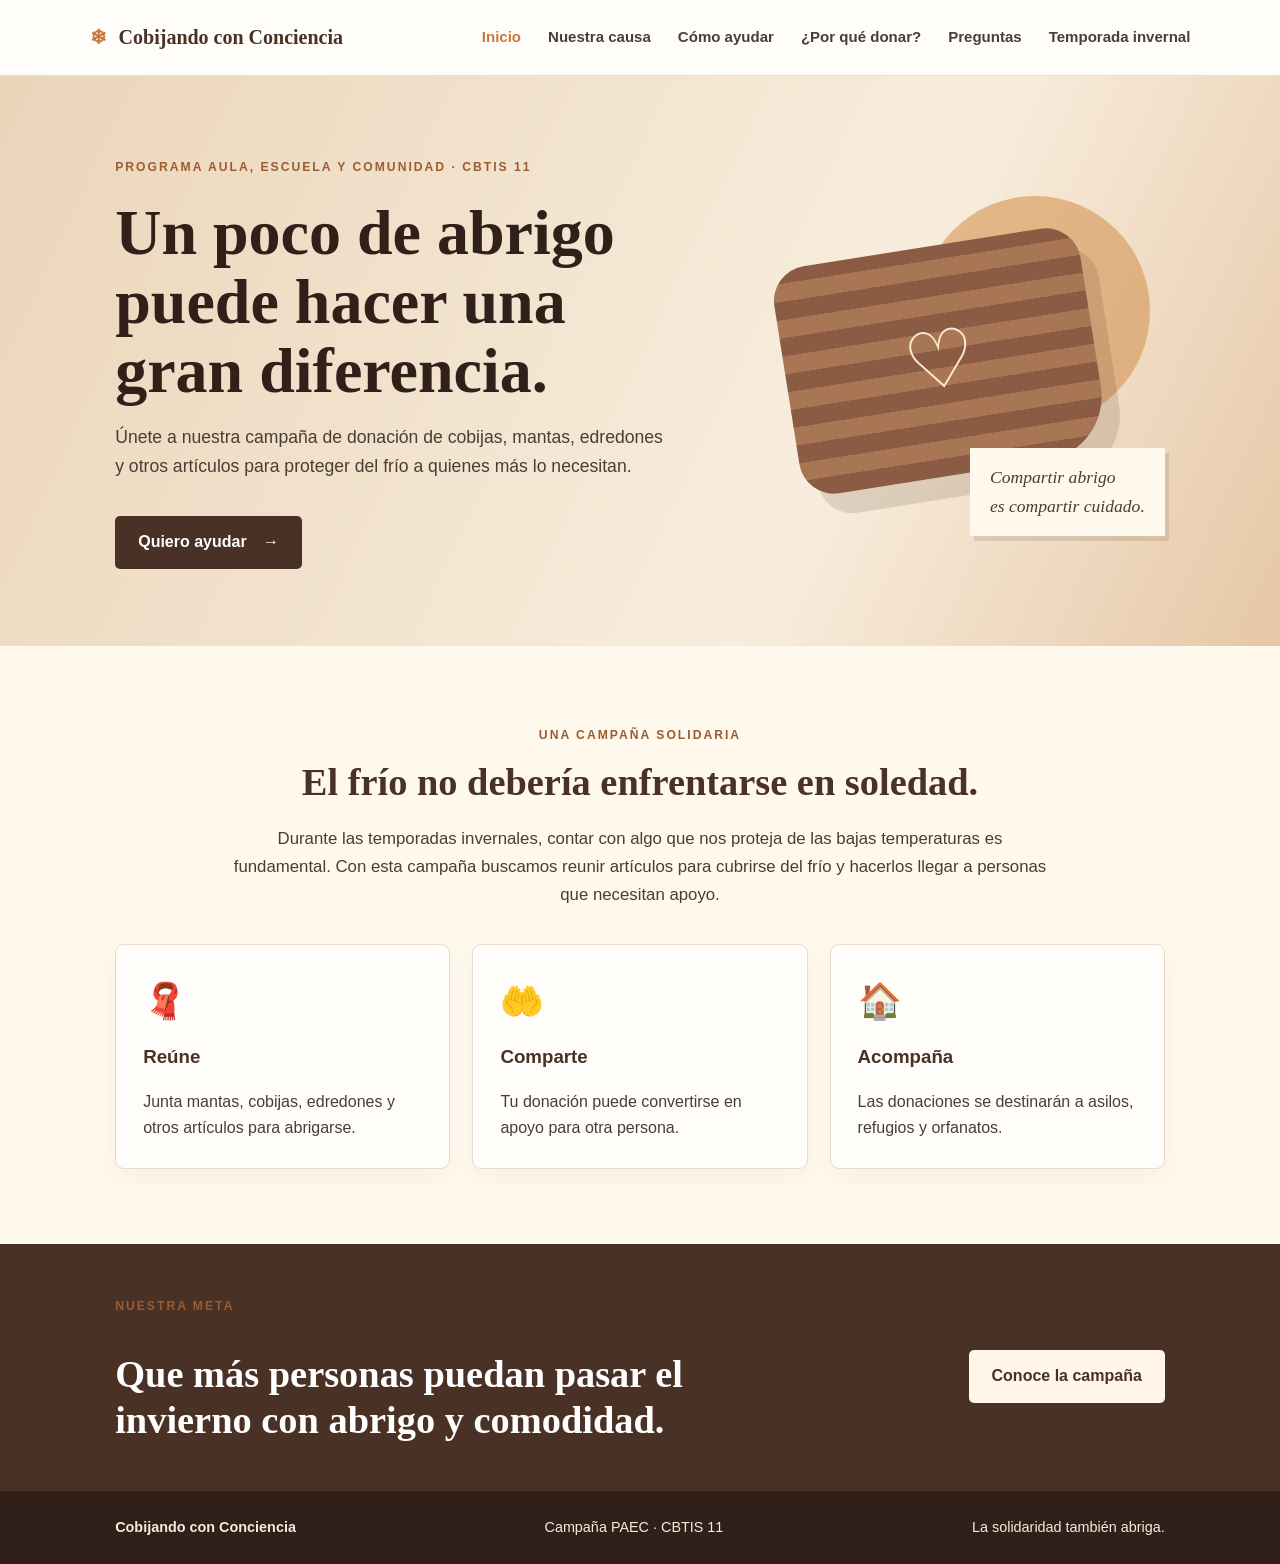
<file: index.html>
<!DOCTYPE html>
<html lang="es">
<head>
    <meta charset="UTF-8">
    <meta name="viewport" content="width=device-width, initial-scale=1.0">
    <meta name="description"
          content="Campaña Cobijando con Conciencia: dona cobijas, mantas y artículos para ayudar a quienes enfrentan el frío.">
    <title>Cobijando con Conciencia | Campaña PAEC</title>
    <link rel="stylesheet" href="estilos.css">
</head>
<body>
<header class="encabezado">
    <a class="marca" href="index.html"><span class="marca-icono">❄</span> Cobijando con Conciencia</a>
    <button class="menu-toggle" aria-label="Abrir menú" aria-expanded="false">☰</button>
    <nav class="navegacion">
        <a class="activo" href="index.html">Inicio</a>
        <a href="nosotros.html">Nuestra causa</a>
        <a href="donar.html">Cómo ayudar</a>
        <a href="impacto.html">¿Por qué donar?</a>
        <a href="preguntas.html">Preguntas</a>
        <a href="cuidados.html">Temporada invernal</a>
    </nav>
</header>

<main>
    <section class="hero">
        <div class="hero-contenido">
            <span class="etiqueta">PROGRAMA AULA, ESCUELA Y COMUNIDAD · CBTIS 11</span>
            <h1>Un poco de abrigo puede hacer una gran diferencia.</h1>
            <p>Únete a nuestra campaña de donación de cobijas, mantas, edredones y otros artículos para proteger del
                frío a quienes más lo necesitan.</p>
            <a class="boton" href="donar.html">Quiero ayudar <span>→</span></a>
        </div>
        <div class="hero-ilustracion" aria-label="Ilustración decorativa de una manta">
            <div class="sol"></div>
            <div class="manta"><span>♡</span></div>
            <div class="texto-ilustracion">Compartir abrigo<br>es compartir cuidado.</div>
        </div>
    </section>

    <section class="seccion bienvenida">
        <div class="titulo-seccion">
            <span class="sobrelinea">UNA CAMPAÑA SOLIDARIA</span>
            <h2>El frío no debería enfrentarse en soledad.</h2>
        </div>
        <p class="texto-centro">Durante las temporadas invernales, contar con algo que nos proteja de las bajas
            temperaturas
            es fundamental. Con esta campaña buscamos reunir artículos para cubrirse del frío y hacerlos llegar a
            personas que necesitan apoyo.</p>
        <div class="tarjetas">
            <article class="tarjeta">
                <div class="tarjeta-icono">🧣</div>
                <h3>Reúne</h3>
                <p>Junta mantas, cobijas, edredones y otros artículos para abrigarse.</p></article>
            <article class="tarjeta">
                <div class="tarjeta-icono">🤲</div>
                <h3>Comparte</h3>
                <p>Tu donación puede convertirse en apoyo para otra persona.</p></article>
            <article class="tarjeta">
                <div class="tarjeta-icono">🏠</div>
                <h3>Acompaña</h3>
                <p>Las donaciones se destinarán a asilos, refugios y orfanatos.</p></article>
        </div>
    </section>

    <section class="franja">
        <div><span class="sobrelinea">NUESTRA META</span>
            <h2>Que más personas puedan pasar el invierno con abrigo y comodidad.</h2></div>
        <a class="boton boton-claro" href="nosotros.html">Conoce la campaña</a>
    </section>
</main>

<footer><strong>Cobijando con Conciencia</strong><span>Campaña PAEC · CBTIS 11</span><span>La solidaridad también abriga.</span>
</footer>
</body>
</html>
</file>
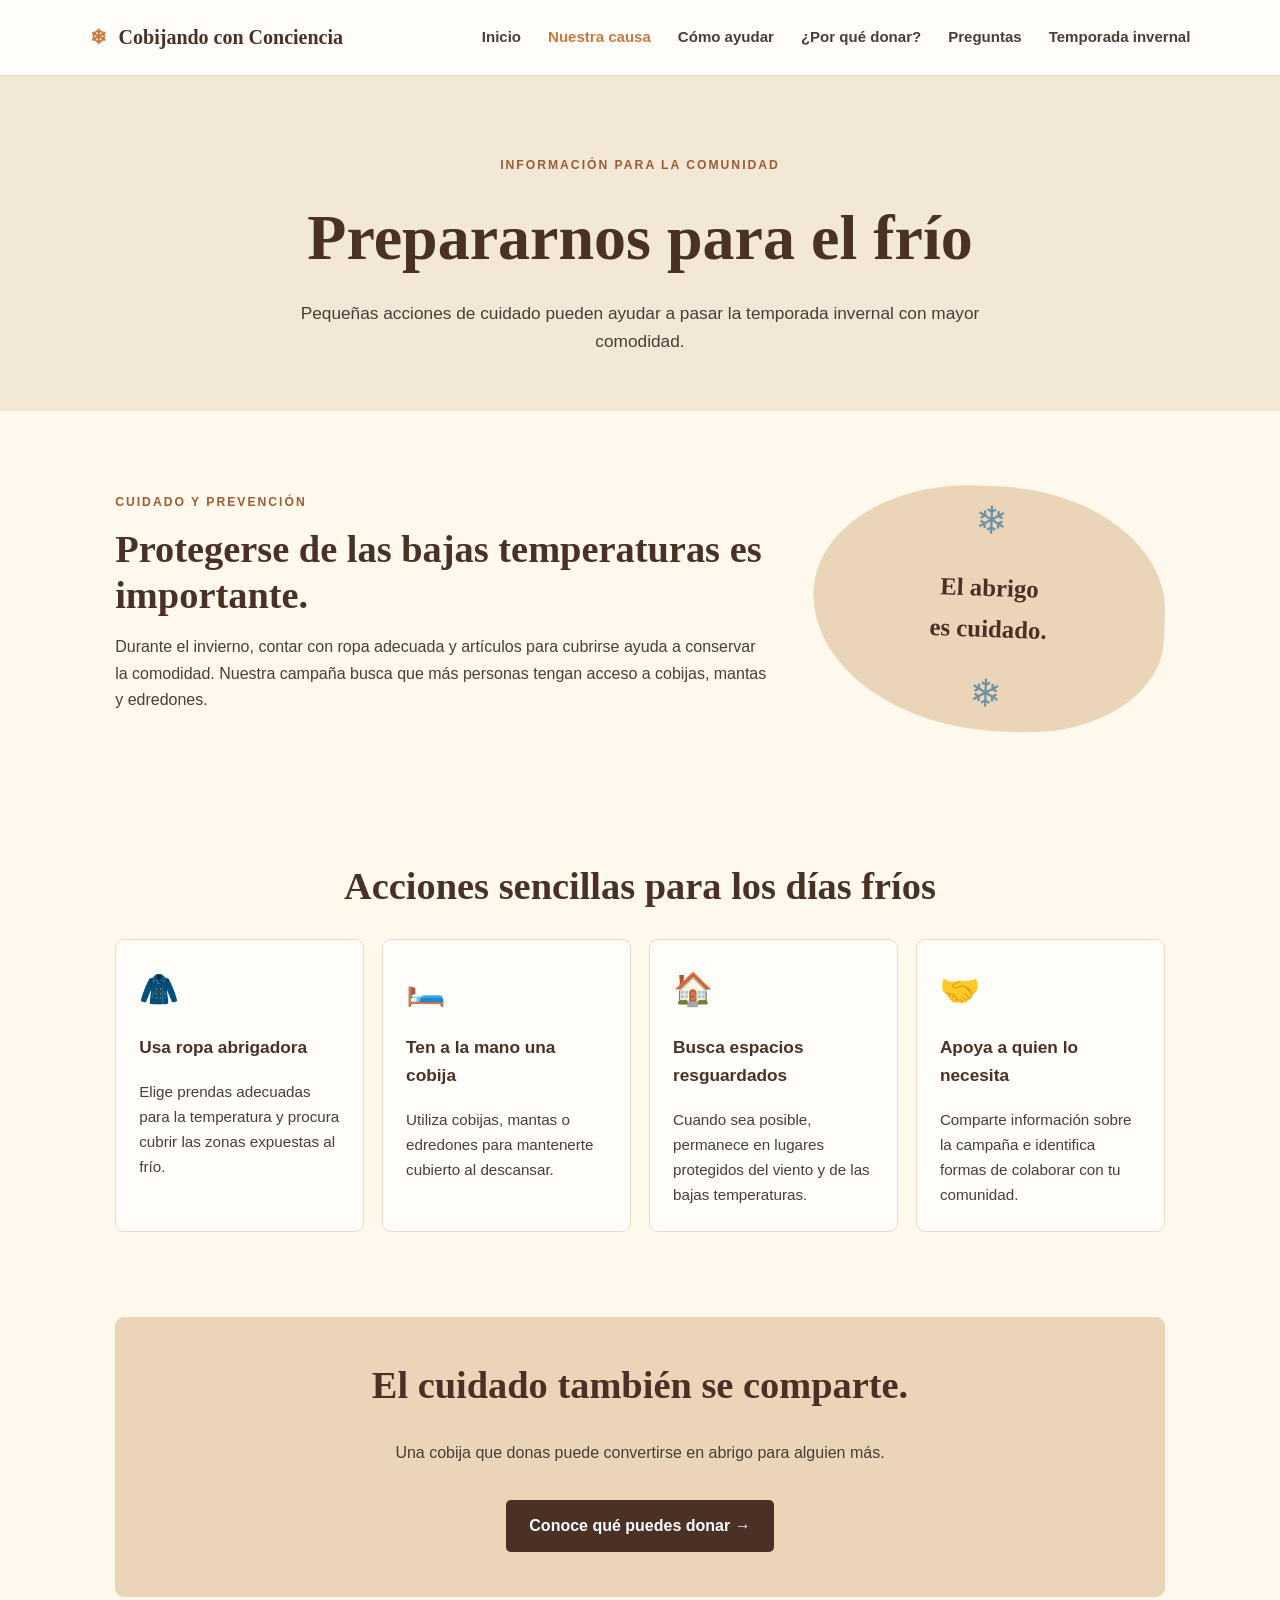
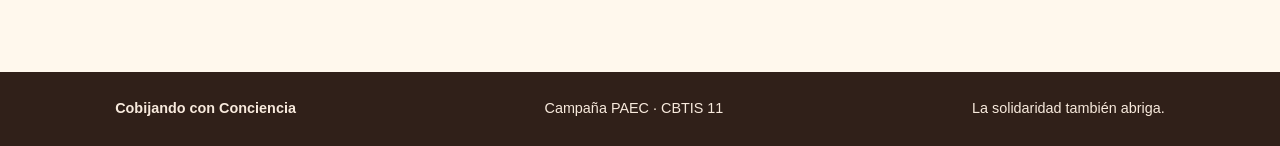
<file: cuidados.html>
<!DOCTYPE html>
<html lang="es">
<head>
    <meta charset="UTF-8">
    <meta name="viewport" content="width=device-width, initial-scale=1.0">
    <title>Temporada invernal | Cobijando con Conciencia</title>
    <link rel="stylesheet" href="estilos.css">
</head>
<body>
<header class="encabezado">
    <a class="marca" href="index.html"><span class="marca-icono">❄</span> Cobijando con Conciencia</a>
    <button class="menu-toggle" aria-label="Abrir menú" aria-expanded="false">☰</button>
    <nav class="navegacion">
        <a href="index.html">Inicio</a>
        <a class="activo" href="nosotros.html">Nuestra causa</a>
        <a href="donar.html">Cómo ayudar</a>
        <a href="impacto.html">¿Por qué donar?</a>
        <a href="preguntas.html">Preguntas</a>
        <a href="cuidados.html">Temporada invernal</a>
    </nav>
</header>
<main class="pagina cuidados-pagina">
    <section class="encabezado-pagina"><span class="sobrelinea">INFORMACIÓN PARA LA COMUNIDAD</span>
        <h1>Prepararnos para el frío</h1>
        <p>Pequeñas acciones de cuidado pueden ayudar a pasar la temporada invernal con mayor comodidad.</p></section>
    <section class="seccion cuidados-intro">
        <div><span class="sobrelinea">CUIDADO Y PREVENCIÓN</span>
            <h2>Protegerse de las bajas temperaturas es importante.</h2>
            <p>Durante el invierno, contar con ropa adecuada y artículos para cubrirse ayuda a conservar la comodidad.
                Nuestra campaña busca que más personas tengan acceso a cobijas, mantas y edredones.</p></div>
        <div class="invierno-dibujo"><span>❄</span><strong>El abrigo<br>es cuidado.</strong><span>❄</span></div>
    </section>
    <section class="seccion consejos"><h2>Acciones sencillas para los días fríos</h2>
        <div class="consejos-grid">
            <article class="consejo"><span>🧥</span>
                <h3>Usa ropa abrigadora</h3>
                <p>Elige prendas adecuadas para la temperatura y procura cubrir las zonas expuestas al frío.</p>
            </article>
            <article class="consejo"><span>🛏️</span>
                <h3>Ten a la mano una cobija</h3>
                <p>Utiliza cobijas, mantas o edredones para mantenerte cubierto al descansar.</p></article>
            <article class="consejo"><span>🏠</span>
                <h3>Busca espacios resguardados</h3>
                <p>Cuando sea posible, permanece en lugares protegidos del viento y de las bajas temperaturas.</p>
            </article>
            <article class="consejo"><span>🤝</span>
                <h3>Apoya a quien lo necesita</h3>
                <p>Comparte información sobre la campaña e identifica formas de colaborar con tu comunidad.</p>
            </article>
        </div>
    </section>
    <section class="mensaje-invierno"><h2>El cuidado también se comparte.</h2>
        <p>Una cobija que donas puede convertirse en abrigo para alguien más.</p><a class="boton" href="donar.html">Conoce
            qué puedes donar →</a></section>
</main>
<footer><strong>Cobijando con Conciencia</strong><span>Campaña PAEC · CBTIS 11</span><span>La solidaridad también abriga.</span>
</footer>
</body>
</html>
</file>
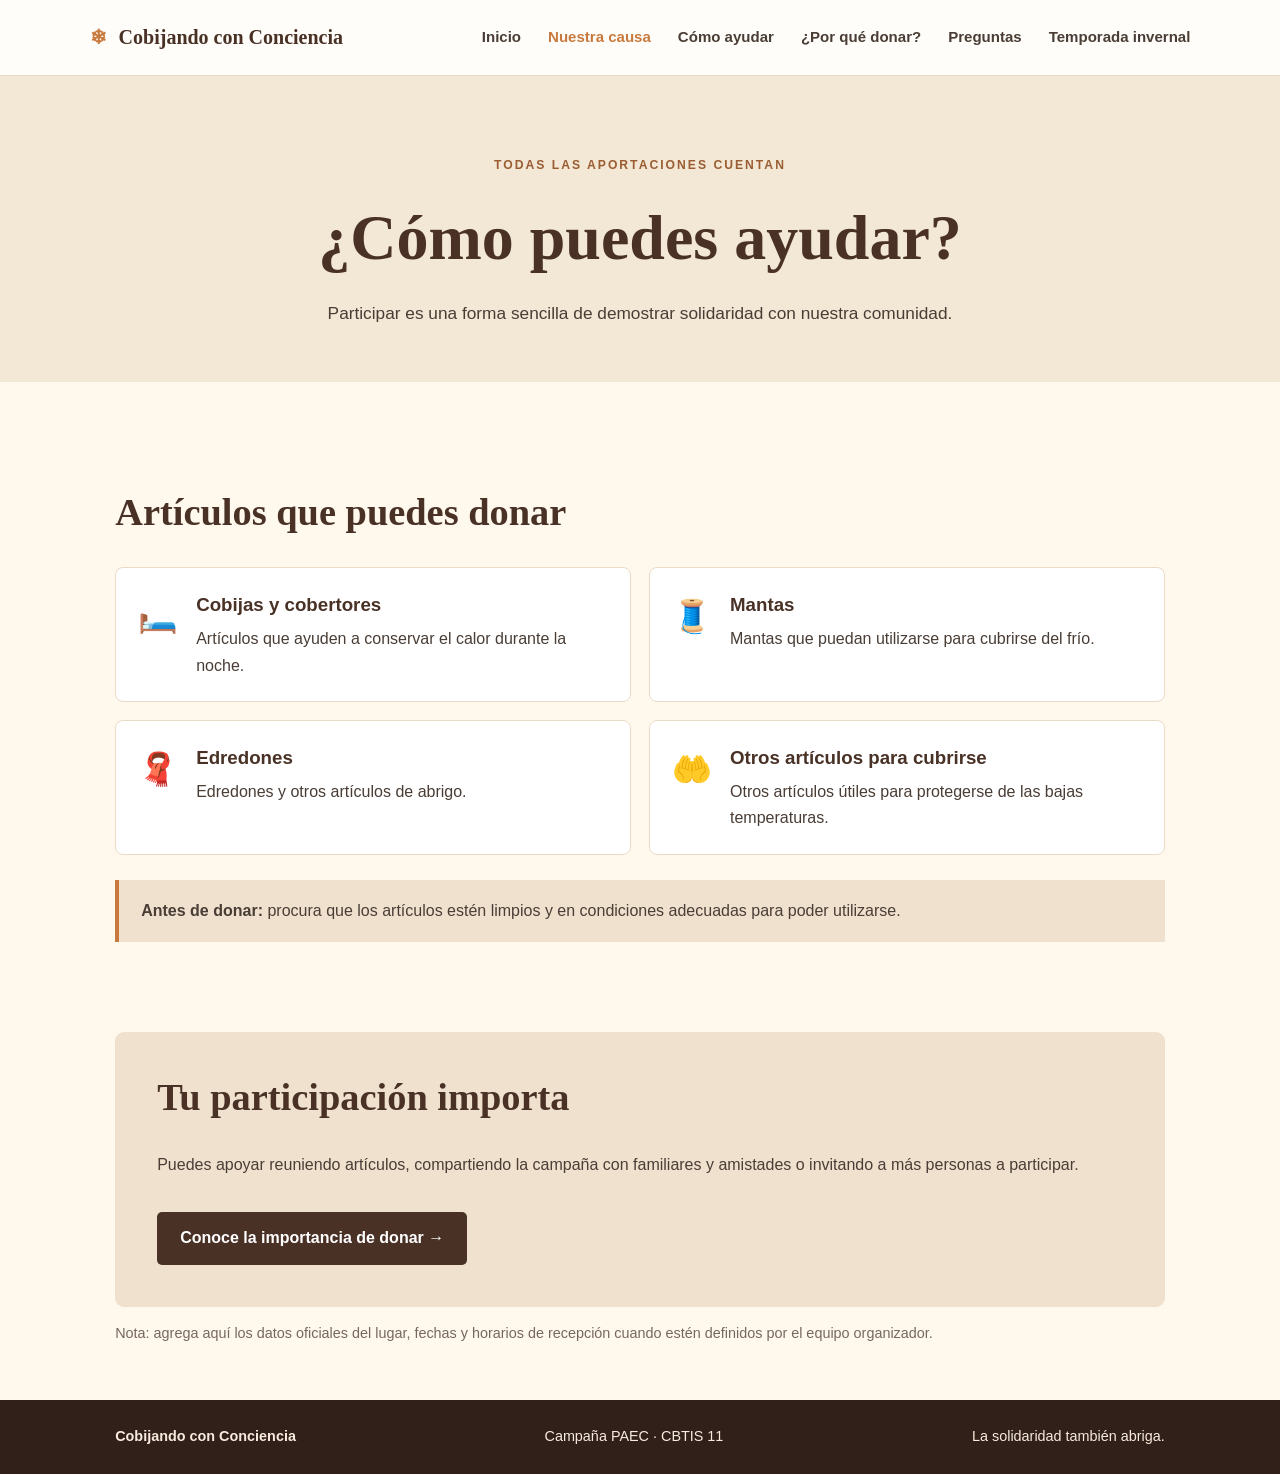
<file: donar.html>
<!DOCTYPE html>
<html lang="es">
<head>
    <meta charset="UTF-8">
    <meta name="viewport" content="width=device-width, initial-scale=1.0">
    <title>Cómo ayudar | Cobijando con Conciencia</title>
    <link rel="stylesheet" href="estilos.css">
</head>
<body>
<header class="encabezado">
    <a class="marca" href="index.html"><span class="marca-icono">❄</span> Cobijando con Conciencia</a>
    <button class="menu-toggle" aria-label="Abrir menú" aria-expanded="false">☰</button>
    <nav class="navegacion">
        <a href="index.html">Inicio</a>
        <a class="activo" href="nosotros.html">Nuestra causa</a>
        <a href="donar.html">Cómo ayudar</a>
        <a href="impacto.html">¿Por qué donar?</a>
        <a href="preguntas.html">Preguntas</a>
        <a href="cuidados.html">Temporada invernal</a>
    </nav>
</header>
<main class="pagina">
    <section class="encabezado-pagina"><span class="sobrelinea">TODAS LAS APORTACIONES CUENTAN</span>
        <h1>¿Cómo puedes ayudar?</h1>
        <p>Participar es una forma sencilla de demostrar solidaridad con nuestra comunidad.</p></section>
    <section class="seccion">
        <h2>Artículos que puedes donar</h2>
        <div class="lista-donaciones">
            <div class="donacion"><span>🛏️</span>
                <div><h3>Cobijas y cobertores</h3>
                    <p>Artículos que ayuden a conservar el calor durante la noche.</p></div>
            </div>
            <div class="donacion"><span>🧵</span>
                <div><h3>Mantas</h3>
                    <p>Mantas que puedan utilizarse para cubrirse del frío.</p></div>
            </div>
            <div class="donacion"><span>🧣</span>
                <div><h3>Edredones</h3>
                    <p>Edredones y otros artículos de abrigo.</p></div>
            </div>
            <div class="donacion"><span>🤲</span>
                <div><h3>Otros artículos para cubrirse</h3>
                    <p>Otros artículos útiles para protegerse de las bajas temperaturas.</p></div>
            </div>
        </div>
        <div class="aviso"><strong>Antes de donar:</strong> procura que los artículos estén limpios y en condiciones
            adecuadas para poder utilizarse.
        </div>
    </section>
    <section class="bloque-suave"><h2>Tu participación importa</h2>
        <p>Puedes apoyar reuniendo artículos, compartiendo la campaña con familiares y amistades o invitando a más
            personas a participar.</p><a class="boton" href="impacto.html">Conoce la importancia de donar →</a>
    </section>
    <p class="nota">Nota: agrega aquí los datos oficiales del lugar, fechas y horarios de recepción cuando estén
        definidos por el equipo organizador.</p>
</main>
<footer><strong>Cobijando con Conciencia</strong><span>Campaña PAEC · CBTIS 11</span><span>La solidaridad también abriga.</span>
</footer>
</body>
</html>
</file>
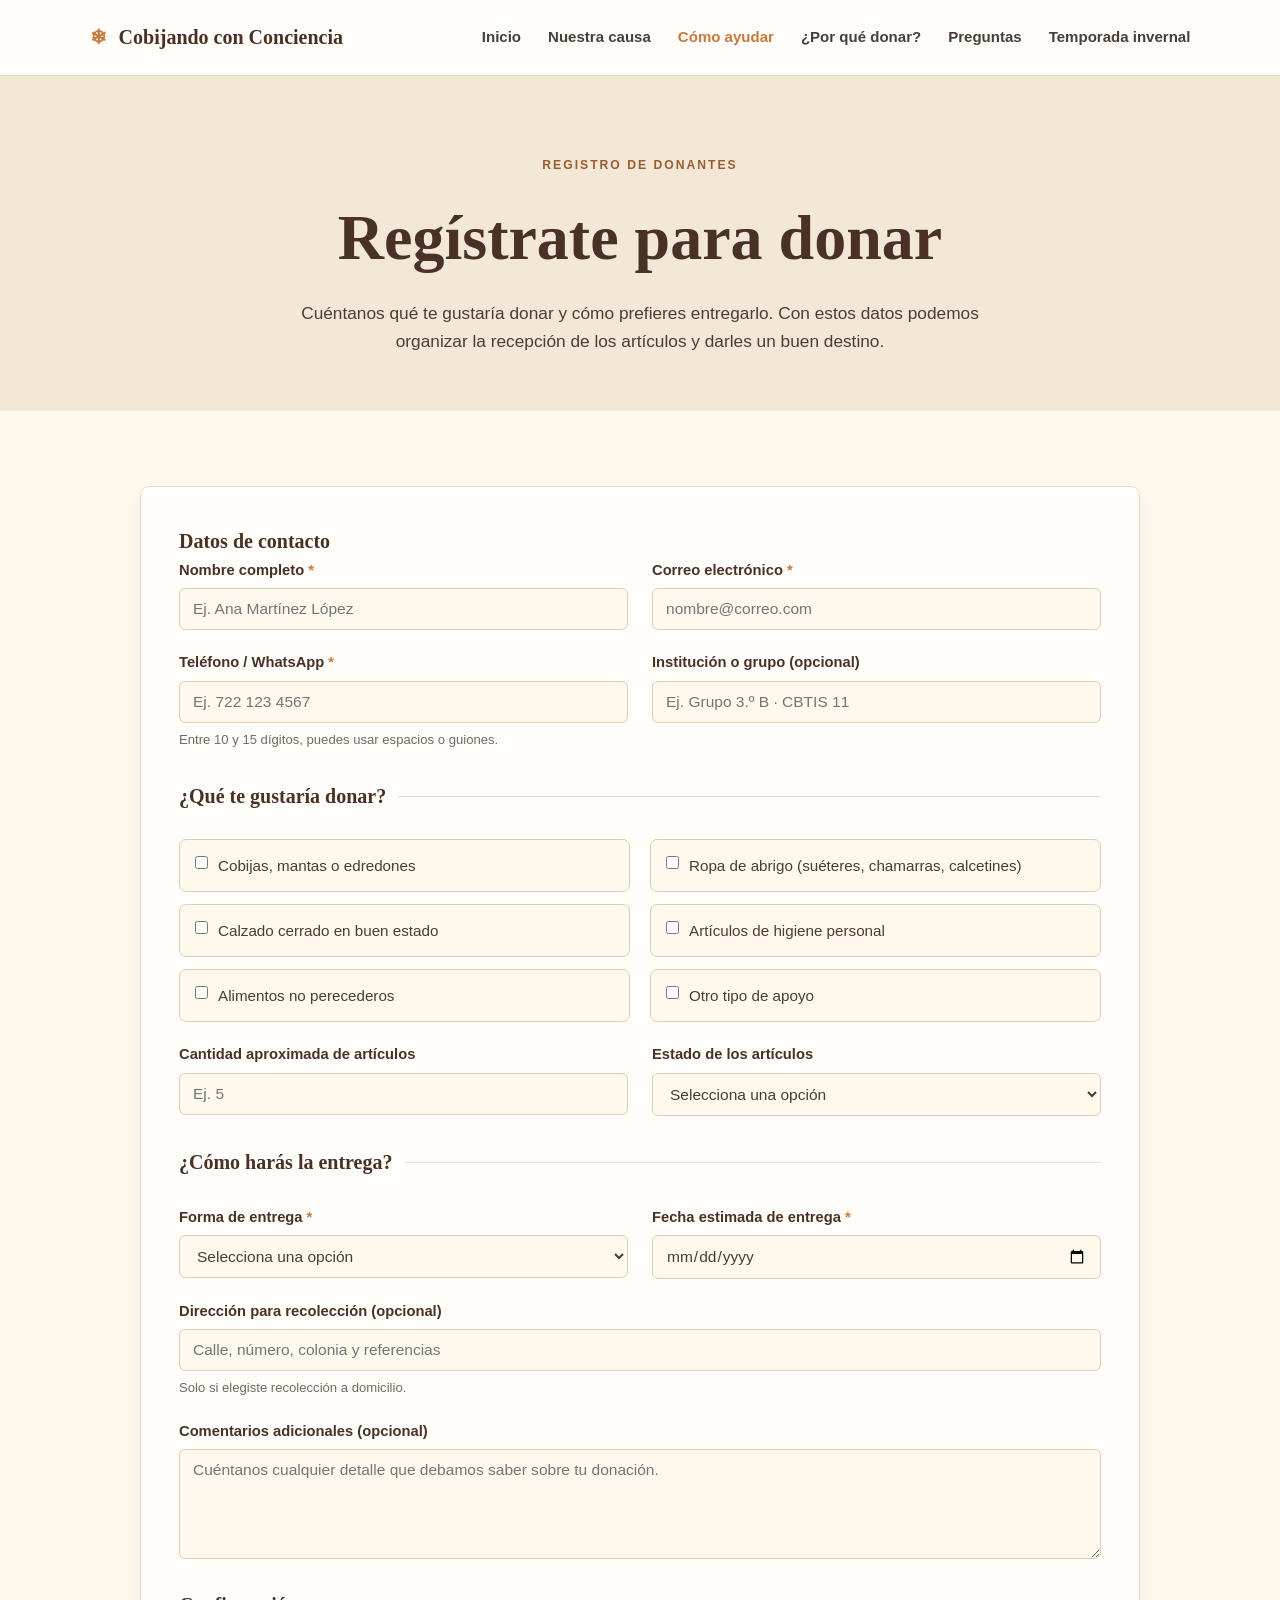
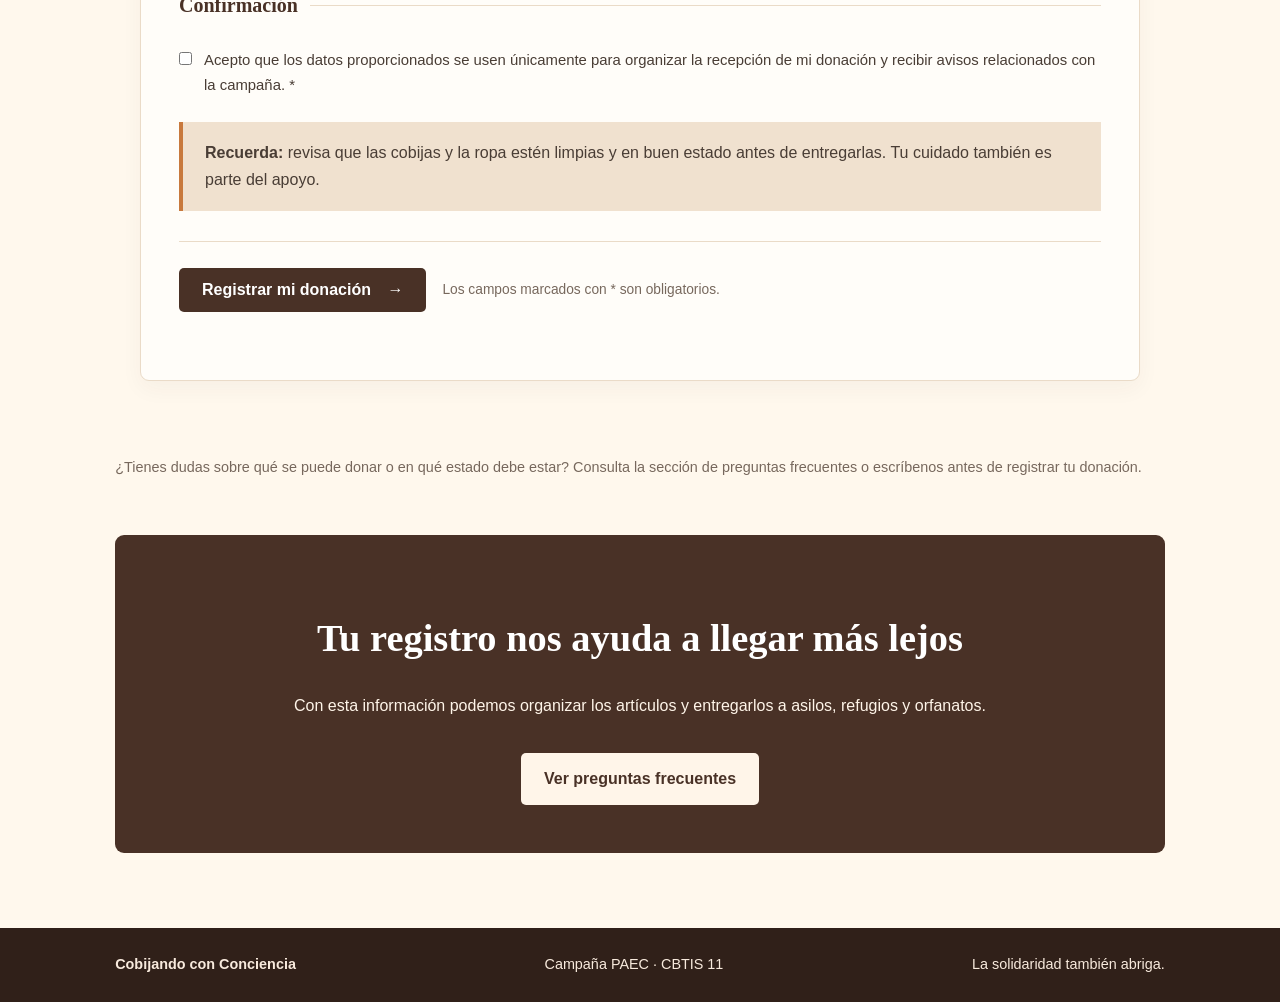
<file: formulario.html>
<!DOCTYPE html>
<html lang="es">
<head>
    <meta charset="UTF-8">
    <meta name="viewport" content="width=device-width, initial-scale=1.0">
    <meta name="description"
          content="Regístrate como donante en la campaña Cobijando con Conciencia: elige qué donar y cómo entregarlo.">
    <title>Registro de donantes | Cobijando con Conciencia</title>
    <link rel="stylesheet" href="estilos.css">

    <!-- Estilos específicos del formulario (complementan estilos.css) -->
    <style>
        .formulario {
            max-width: 1000px;
            margin: 0 auto;
            background: var(--blanco);
            border: 1px solid #eadbc8;
            border-radius: 9px;
            padding: 38px;
            box-shadow: 0 8px 22px #4931260b;
        }

        .formulario fieldset {
            border: 0;
            border-top: 1px solid #eadbc8;
            margin: 0 0 30px;
            padding: 26px 0 0;
        }

        .formulario fieldset:first-of-type {
            border-top: 0;
            padding-top: 0;
        }

        .formulario legend {
            padding: 0 12px 0 0;
            color: var(--cafe);
            font-family: Georgia, serif;
            font-size: 1.25rem;
            font-weight: bold;
        }

        .form-grid {
            display: grid;
            grid-template-columns: 1fr 1fr;
            gap: 20px 24px;
        }

        .campo {
            display: flex;
            flex-direction: column;
            gap: 6px;
        }

        .campo-ancho {
            grid-column: 1 / -1;
        }

        .campo label,
        .campo .etiqueta-campo {
            font-size: .92rem;
            font-weight: 600;
            color: var(--cafe);
        }

        .campo .obligatorio {
            color: var(--naranja);
        }

        .campo input[type="text"],
        .campo input[type="email"],
        .campo input[type="tel"],
        .campo input[type="number"],
        .campo input[type="date"],
        .campo select,
        .campo textarea {
            width: 100%;
            padding: 11px 13px;
            font-family: inherit;
            font-size: .97rem;
            color: var(--texto);
            background: var(--crema);
            border: 1px solid #e0cdb6;
            border-radius: 6px;
            transition: border-color .2s, box-shadow .2s;
        }

        .campo textarea {
            resize: vertical;
            min-height: 110px;
        }

        .campo input:focus,
        .campo select:focus,
        .campo textarea:focus {
            outline: none;
            border-color: var(--naranja);
            box-shadow: 0 0 0 3px #c8793d33;
        }

        .campo .ayuda {
            font-size: .82rem;
            color: #77685d;
        }

        .opciones {
            display: grid;
            grid-template-columns: 1fr 1fr;
            gap: 12px 20px;
        }

        .opcion {
            display: flex;
            align-items: flex-start;
            gap: 10px;
            padding: 13px 15px;
            background: var(--crema);
            border: 1px solid #e0cdb6;
            border-radius: 7px;
            font-size: .95rem;
            cursor: pointer;
        }

        .opcion:hover {
            border-color: var(--naranja);
        }

        .opcion input {
            margin: 3px 0 0;
            accent-color: var(--naranja);
        }

        .consentimiento {
            display: flex;
            align-items: flex-start;
            gap: 12px;
            font-size: .93rem;
        }

        .consentimiento input {
            margin: 4px 0 0;
            accent-color: var(--naranja);
        }

        .acciones-formulario {
            display: flex;
            flex-wrap: wrap;
            align-items: center;
            gap: 16px;
            margin-top: 30px;
            padding-top: 26px;
            border-top: 1px solid #eadbc8;
        }

        .acciones-formulario .boton {
            margin-top: 0;
            border: 0;
            font-family: inherit;
            font-size: 1rem;
            cursor: pointer;
        }

        .acciones-formulario .nota-acciones {
            font-size: .86rem;
            color: #77685d;
        }

        @media (max-width: 760px) {
            .formulario {
                padding: 26px;
            }

            .form-grid,
            .opciones {
                grid-template-columns: 1fr;
            }
        }
    </style>
</head>
<body>
<header class="encabezado">
    <a class="marca" href="index.html"><span class="marca-icono">❄</span> Cobijando con Conciencia</a>
    <button class="menu-toggle" aria-label="Abrir menú" aria-expanded="false">☰</button>
    <nav class="navegacion">
        <a href="index.html">Inicio</a>
        <a href="nosotros.html">Nuestra causa</a>
        <a class="activo" href="donar.html">Cómo ayudar</a>
        <a href="impacto.html">¿Por qué donar?</a>
        <a href="preguntas.html">Preguntas</a>
        <a href="cuidados.html">Temporada invernal</a>
    </nav>
</header>

<main class="pagina">
    <section class="encabezado-pagina">
        <span class="sobrelinea">REGISTRO DE DONANTES</span>
        <h1>Regístrate para donar</h1>
        <p>Cuéntanos qué te gustaría donar y cómo prefieres entregarlo. Con estos datos podemos organizar la
            recepción de los artículos y darles un buen destino.</p>
    </section>

    <section class="seccion">
        <form class="formulario" action="#" method="post">

            <!-- 1. Datos de contacto -->
            <fieldset>
                <legend>Datos de contacto</legend>
                <div class="form-grid">
                    <div class="campo">
                        <label for="nombre">Nombre completo <span class="obligatorio">*</span></label>
                        <input type="text" id="nombre" name="nombre" autocomplete="name" required
                               placeholder="Ej. Ana Martínez López">
                    </div>

                    <div class="campo">
                        <label for="correo">Correo electrónico <span class="obligatorio">*</span></label>
                        <input type="email" id="correo" name="correo" autocomplete="email" required
                               placeholder="nombre@correo.com">
                    </div>

                    <div class="campo">
                        <label for="telefono">Teléfono / WhatsApp <span class="obligatorio">*</span></label>
                        <input type="tel" id="telefono" name="telefono" autocomplete="tel" required
                               pattern="[0-9+\s\-]{10,15}" placeholder="Ej. 722 123 4567"
                               aria-describedby="telefono-ayuda">
                        <span class="ayuda" id="telefono-ayuda">Entre 10 y 15 dígitos, puedes usar espacios o guiones.</span>
                    </div>

                    <div class="campo">
                        <label for="institucion">Institución o grupo (opcional)</label>
                        <input type="text" id="institucion" name="institucion" autocomplete="organization"
                               placeholder="Ej. Grupo 3.º B · CBTIS 11">
                    </div>
                </div>
            </fieldset>

            <!-- 2. Tipo de donación -->
            <fieldset>
                <legend>¿Qué te gustaría donar?</legend>
                <div class="opciones">
                    <label class="opcion">
                        <input type="checkbox" name="articulos" value="cobijas">
                        <span>Cobijas, mantas o edredones</span>
                    </label>
                    <label class="opcion">
                        <input type="checkbox" name="articulos" value="ropa">
                        <span>Ropa de abrigo (suéteres, chamarras, calcetines)</span>
                    </label>
                    <label class="opcion">
                        <input type="checkbox" name="articulos" value="calzado">
                        <span>Calzado cerrado en buen estado</span>
                    </label>
                    <label class="opcion">
                        <input type="checkbox" name="articulos" value="higiene">
                        <span>Artículos de higiene personal</span>
                    </label>
                    <label class="opcion">
                        <input type="checkbox" name="articulos" value="alimentos">
                        <span>Alimentos no perecederos</span>
                    </label>
                    <label class="opcion">
                        <input type="checkbox" name="articulos" value="otro">
                        <span>Otro tipo de apoyo</span>
                    </label>
                </div>
                <div class="form-grid" style="margin-top: 20px;">
                    <div class="campo">
                        <label for="cantidad">Cantidad aproximada de artículos</label>
                        <input type="number" id="cantidad" name="cantidad" min="1" step="1"
                               placeholder="Ej. 5">
                    </div>
                    <div class="campo">
                        <label for="estado">Estado de los artículos</label>
                        <select id="estado" name="estado">
                            <option value="">Selecciona una opción</option>
                            <option value="nuevo">Nuevos</option>
                            <option value="usado-bueno">Usados, en buen estado</option>
                            <option value="mixto">Una mezcla de ambos</option>
                        </select>
                    </div>
                </div>
            </fieldset>

            <!-- 3. Entrega -->
            <fieldset>
                <legend>¿Cómo harás la entrega?</legend>
                <div class="form-grid">
                    <div class="campo">
                        <label for="entrega">Forma de entrega <span class="obligatorio">*</span></label>
                        <select id="entrega" name="entrega" required>
                            <option value="">Selecciona una opción</option>
                            <option value="escuela">Llevar mi donación al CBTIS 11</option>
                            <option value="punto">Dejarla en un punto de acopio</option>
                            <option value="recoleccion">Solicitar recolección a domicilio</option>
                        </select>
                    </div>

                    <div class="campo">
                        <label for="fecha">Fecha estimada de entrega <span class="obligatorio">*</span></label>
                        <input type="date" id="fecha" name="fecha" required>
                    </div>

                    <div class="campo campo-ancho">
                        <label for="direccion">Dirección para recolección (opcional)</label>
                        <input type="text" id="direccion" name="direccion" autocomplete="street-address"
                               placeholder="Calle, número, colonia y referencias"
                               aria-describedby="direccion-ayuda">
                        <span class="ayuda" id="direccion-ayuda">Solo si elegiste recolección a domicilio.</span>
                    </div>

                    <div class="campo campo-ancho">
                        <label for="comentarios">Comentarios adicionales (opcional)</label>
                        <textarea id="comentarios" name="comentarios"
                                  placeholder="Cuéntanos cualquier detalle que debamos saber sobre tu donación."></textarea>
                    </div>
                </div>
            </fieldset>

            <!-- 4. Consentimiento y envío -->
            <fieldset>
                <legend>Confirmación</legend>
                <label class="consentimiento">
                    <input type="checkbox" name="consentimiento" value="si" required>
                    <span>Acepto que los datos proporcionados se usen únicamente para organizar la recepción de mi
                        donación y recibir avisos relacionados con la campaña. <span class="obligatorio">*</span></span>
                </label>

                <div class="aviso">
                    <strong>Recuerda:</strong> revisa que las cobijas y la ropa estén limpias y en buen estado antes de
                    entregarlas. Tu cuidado también es parte del apoyo.
                </div>

                <div class="acciones-formulario">
                    <button class="boton" type="submit">Registrar mi donación <span>→</span></button>
                    <span class="nota-acciones">Los campos marcados con <span class="obligatorio">*</span> son
                        obligatorios.</span>
                </div>
            </fieldset>
        </form>
    </section>

    <p class="nota">¿Tienes dudas sobre qué se puede donar o en qué estado debe estar? Consulta la sección de
        preguntas frecuentes o escríbenos antes de registrar tu donación.</p>

    <section class="llamado">
        <h2>Tu registro nos ayuda a llegar más lejos</h2>
        <p>Con esta información podemos organizar los artículos y entregarlos a asilos, refugios y orfanatos.</p>
        <a class="boton boton-claro" href="preguntas.html">Ver preguntas frecuentes</a>
    </section>
</main>

<footer>
    <strong>Cobijando con Conciencia</strong>
    <span>Campaña PAEC · CBTIS 11</span>
    <span>La solidaridad también abriga.</span>
</footer>
</body>
</html>
</file>
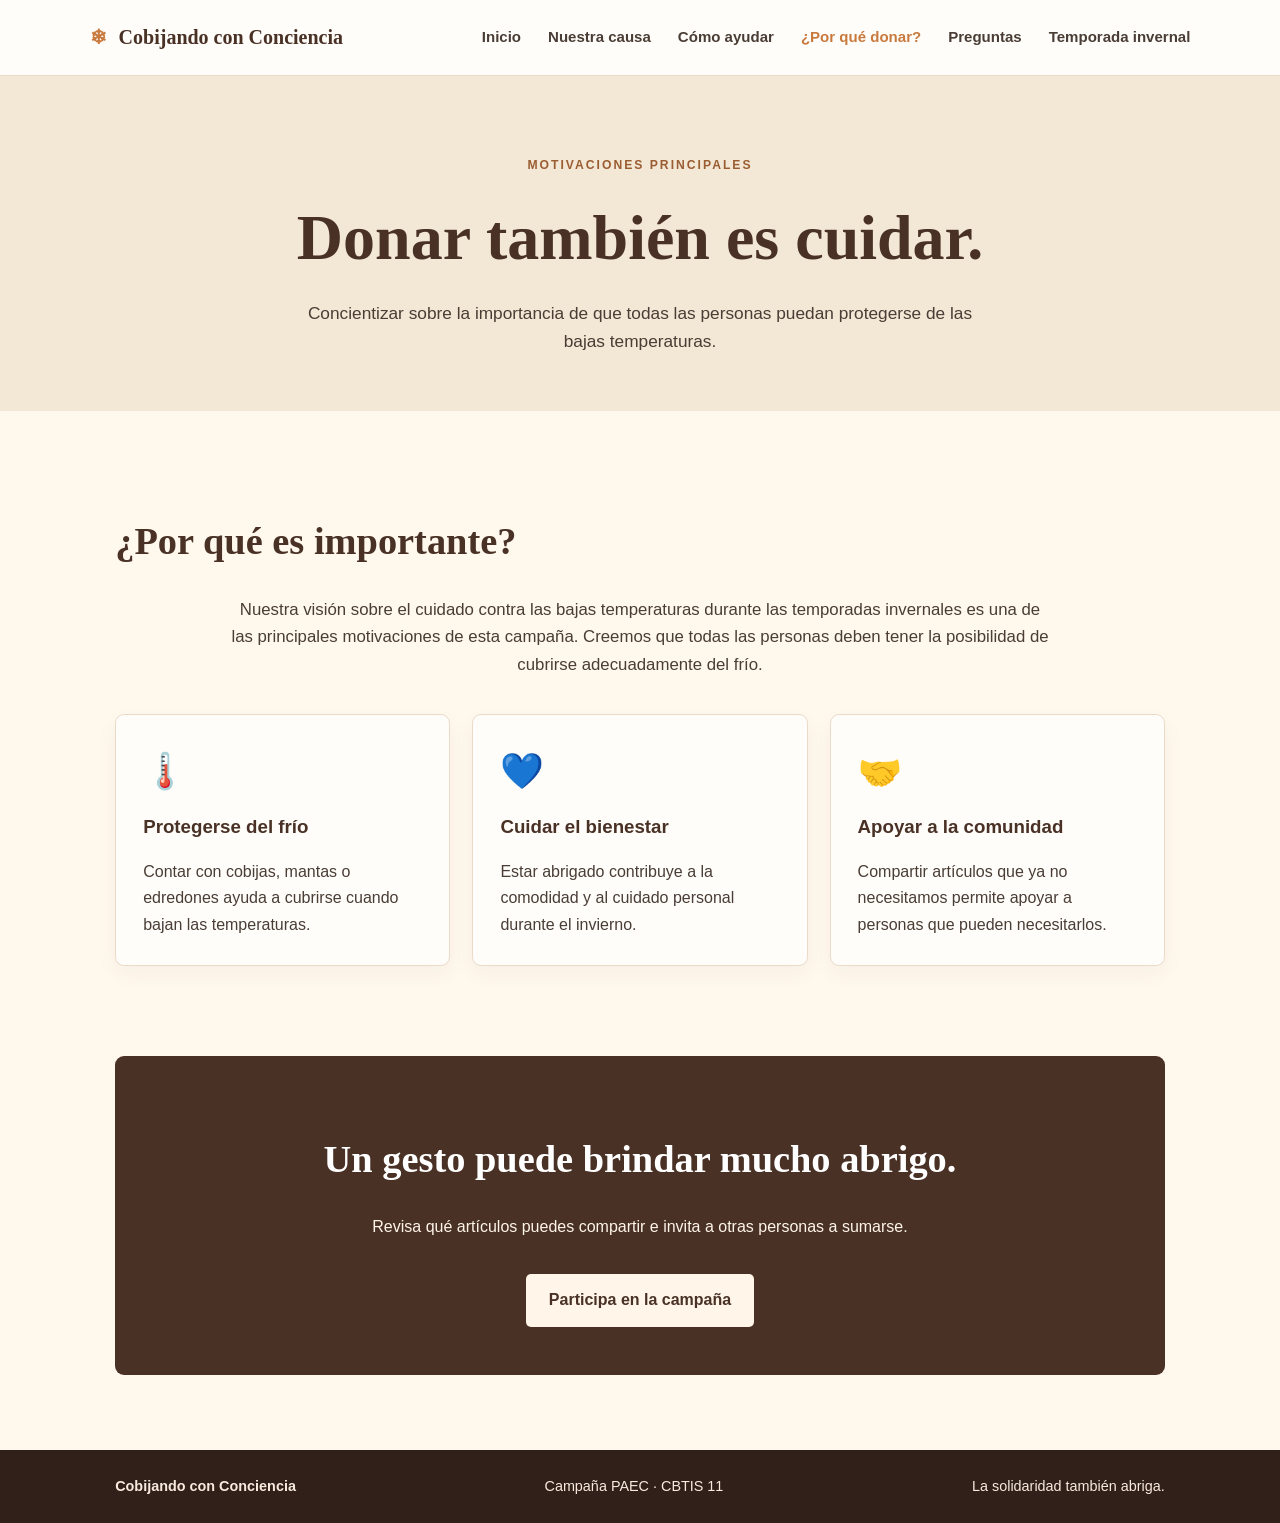
<file: impacto.html>
<!DOCTYPE html>
<html lang="es">
<head>
    <meta charset="UTF-8">
    <meta name="viewport" content="width=device-width, initial-scale=1.0">
    <title>¿Por qué donar? | Cobijando con Conciencia</title>
    <link rel="stylesheet" href="estilos.css">
</head>
<body>
<header class="encabezado">
    <a class="marca" href="index.html"><span class="marca-icono">❄</span> Cobijando con Conciencia</a>
    <button class="menu-toggle" aria-label="Abrir menú" aria-expanded="false">☰</button>
    <nav class="navegacion">
        <a href="index.html">Inicio</a>
        <a href="nosotros.html">Nuestra causa</a>
        <a href="donar.html">Cómo ayudar</a>
        <a class="activo" href="impacto.html">¿Por qué donar?</a>
        <a href="preguntas.html">Preguntas</a>
        <a href="cuidados.html">Temporada invernal</a>
    </nav>
</header>
<main class="pagina">
    <section class="encabezado-pagina"><span class="sobrelinea">MOTIVACIONES PRINCIPALES</span>
        <h1>Donar también es cuidar.</h1>
        <p>Concientizar sobre la importancia de que todas las personas puedan protegerse de las bajas temperaturas.</p>
    </section>
    <section class="seccion">
        <h2>¿Por qué es importante?</h2>
        <p class="intro">Nuestra visión sobre el cuidado contra las bajas temperaturas durante las temporadas invernales
            es una de las principales motivaciones de esta campaña. Creemos que todas las personas deben tener la
            posibilidad de cubrirse adecuadamente del frío.</p>
        <div class="tarjetas">
            <article class="tarjeta">
                <div class="tarjeta-icono">🌡️</div>
                <h3>Protegerse del frío</h3>
                <p>Contar con cobijas, mantas o edredones ayuda a cubrirse cuando bajan las temperaturas.</p></article>
            <article class="tarjeta">
                <div class="tarjeta-icono">💙</div>
                <h3>Cuidar el bienestar</h3>
                <p>Estar abrigado contribuye a la comodidad y al cuidado personal durante el invierno.</p></article>
            <article class="tarjeta">
                <div class="tarjeta-icono">🤝</div>
                <h3>Apoyar a la comunidad</h3>
                <p>Compartir artículos que ya no necesitamos permite apoyar a personas que pueden necesitarlos.</p>
            </article>
        </div>
    </section>
    <section class="llamado"><h2>Un gesto puede brindar mucho abrigo.</h2>
        <p>Revisa qué artículos puedes compartir e invita a otras personas a sumarse.</p><a class="boton boton-claro"
                                                                                            href="formulario.html">Participa
            en la campaña</a></section>
</main>
<footer><strong>Cobijando con Conciencia</strong><span>Campaña PAEC · CBTIS 11</span><span>La solidaridad también abriga.</span>
</footer>
</body>
</html>
</file>
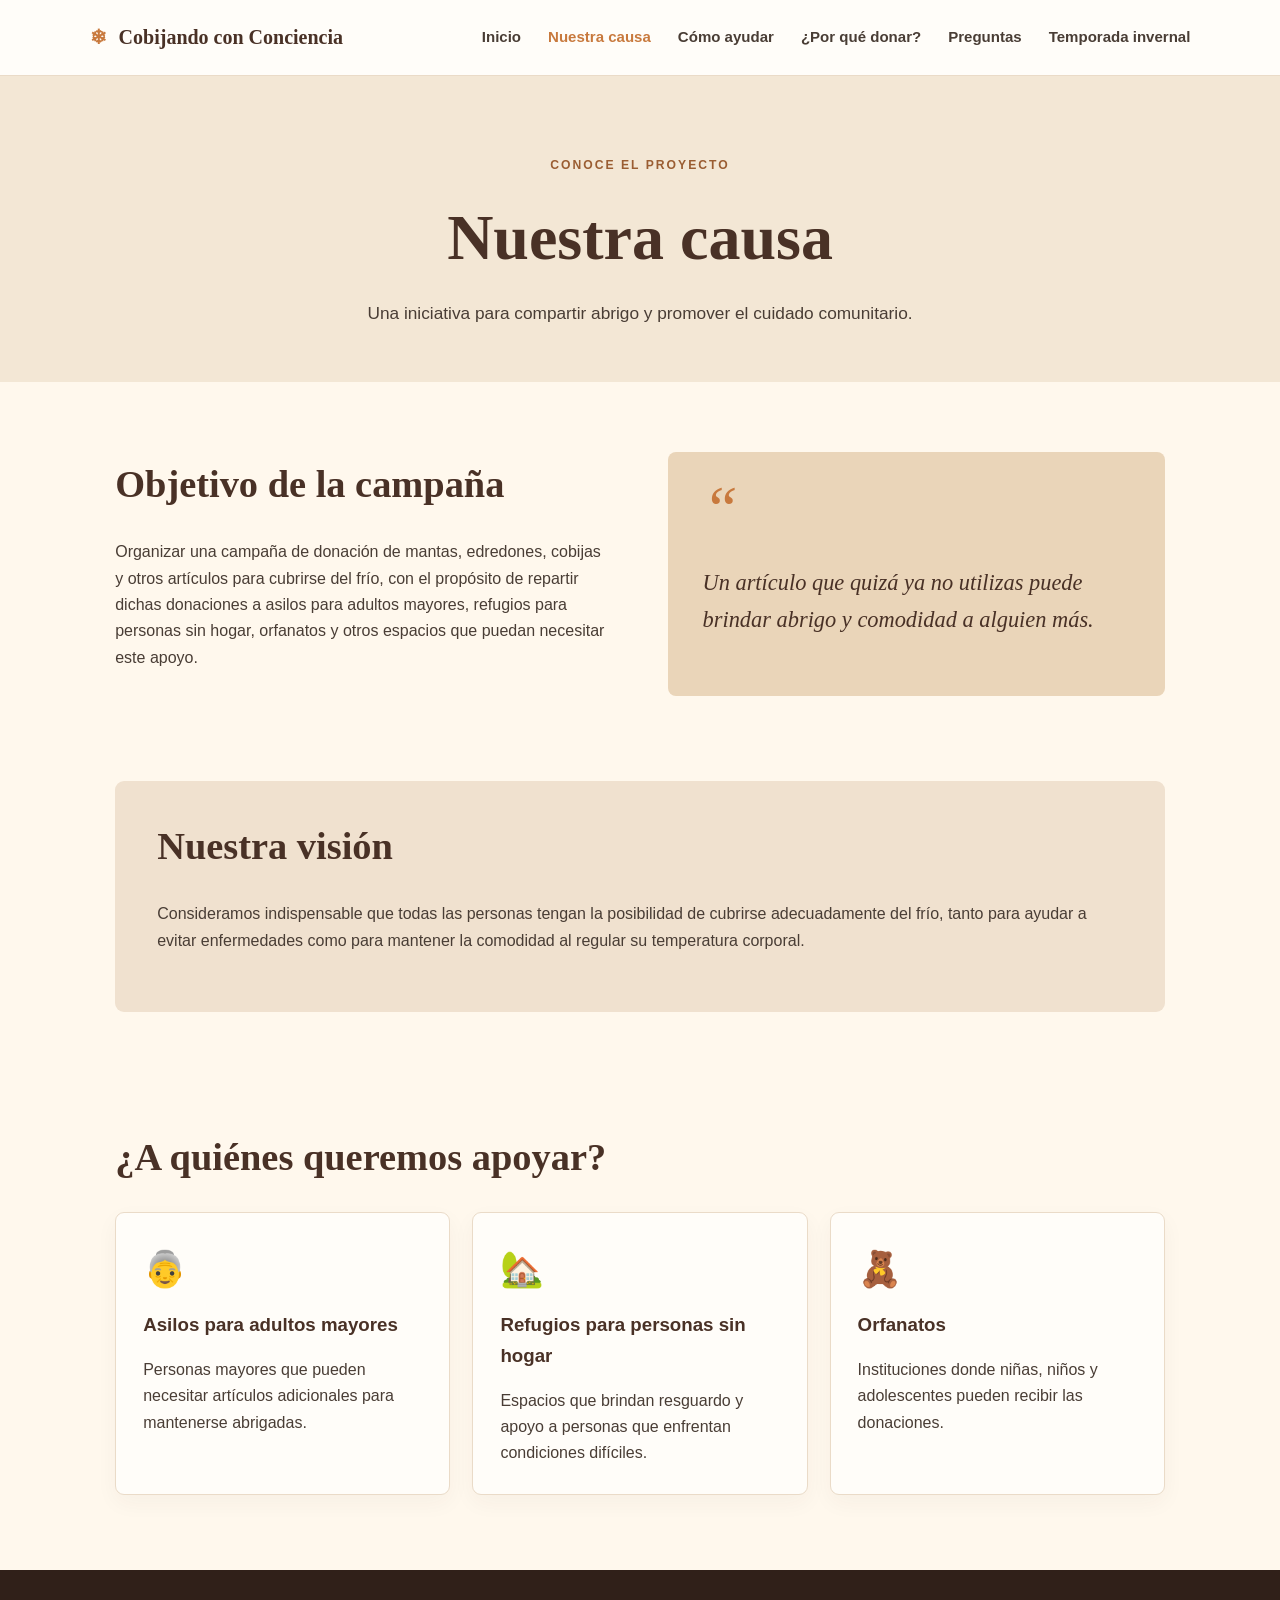
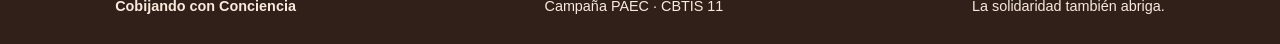
<file: nosotros.html>
<!DOCTYPE html>
<html lang="es">
<head>
    <meta charset="UTF-8">
    <meta name="viewport" content="width=device-width, initial-scale=1.0">
    <title>Nuestra causa | Cobijando con Conciencia</title>
    <link rel="stylesheet" href="estilos.css">
</head>
<body>
<header class="encabezado">
    <a class="marca" href="index.html"><span class="marca-icono">❄</span> Cobijando con Conciencia</a>
    <button class="menu-toggle" aria-label="Abrir menú" aria-expanded="false">☰</button>
    <nav class="navegacion">
        <a href="index.html">Inicio</a>
        <a class="activo" href="nosotros.html">Nuestra causa</a>
        <a href="donar.html">Cómo ayudar</a>
        <a href="impacto.html">¿Por qué donar?</a>
        <a href="preguntas.html">Preguntas</a>
        <a href="cuidados.html">Temporada invernal</a>
    </nav>
</header>
<main class="pagina">
    <section class="encabezado-pagina"><span class="sobrelinea">CONOCE EL PROYECTO</span>
        <h1>Nuestra causa</h1>
        <p>Una iniciativa para compartir abrigo y promover el cuidado comunitario.</p></section>
    <section class="contenido-doble">
        <div><h2>Objetivo de la campaña</h2>
            <p>Organizar una campaña de donación de mantas, edredones, cobijas y otros artículos para cubrirse del frío,
                con
                el propósito de repartir dichas donaciones a asilos para adultos mayores, refugios para personas sin
                hogar,
                orfanatos y otros espacios que puedan necesitar este apoyo.</p></div>
        <div class="cita"><span>“</span>
            <p>Un artículo que quizá ya no utilizas puede brindar abrigo y comodidad a alguien más.</p></div>
    </section>
    <section class="bloque-suave"><h2>Nuestra visión</h2>
        <p>Consideramos indispensable que todas las personas tengan la posibilidad de cubrirse adecuadamente del frío,
            tanto
            para ayudar a evitar enfermedades como para mantener la comodidad al regular su temperatura corporal.</p>
    </section>
    <section class="seccion"><h2>¿A quiénes queremos apoyar?</h2>
        <div class="tarjetas">
            <article class="tarjeta">
                <div class="tarjeta-icono">👵</div>
                <h3>Asilos para adultos mayores</h3>
                <p>Personas mayores que pueden necesitar artículos adicionales para mantenerse abrigadas.</p></article>
            <article class="tarjeta">
                <div class="tarjeta-icono">🏡</div>
                <h3>Refugios para personas sin hogar</h3>
                <p>Espacios que brindan resguardo y apoyo a personas que enfrentan condiciones difíciles.</p></article>
            <article class="tarjeta">
                <div class="tarjeta-icono">🧸</div>
                <h3>Orfanatos</h3>
                <p>Instituciones donde niñas, niños y adolescentes pueden recibir las donaciones.</p></article>
        </div>
    </section>
</main>
<footer><strong>Cobijando con Conciencia</strong><span>Campaña PAEC · CBTIS 11</span><span>La solidaridad también abriga.</span>
</footer>
</body>
</html>
</file>
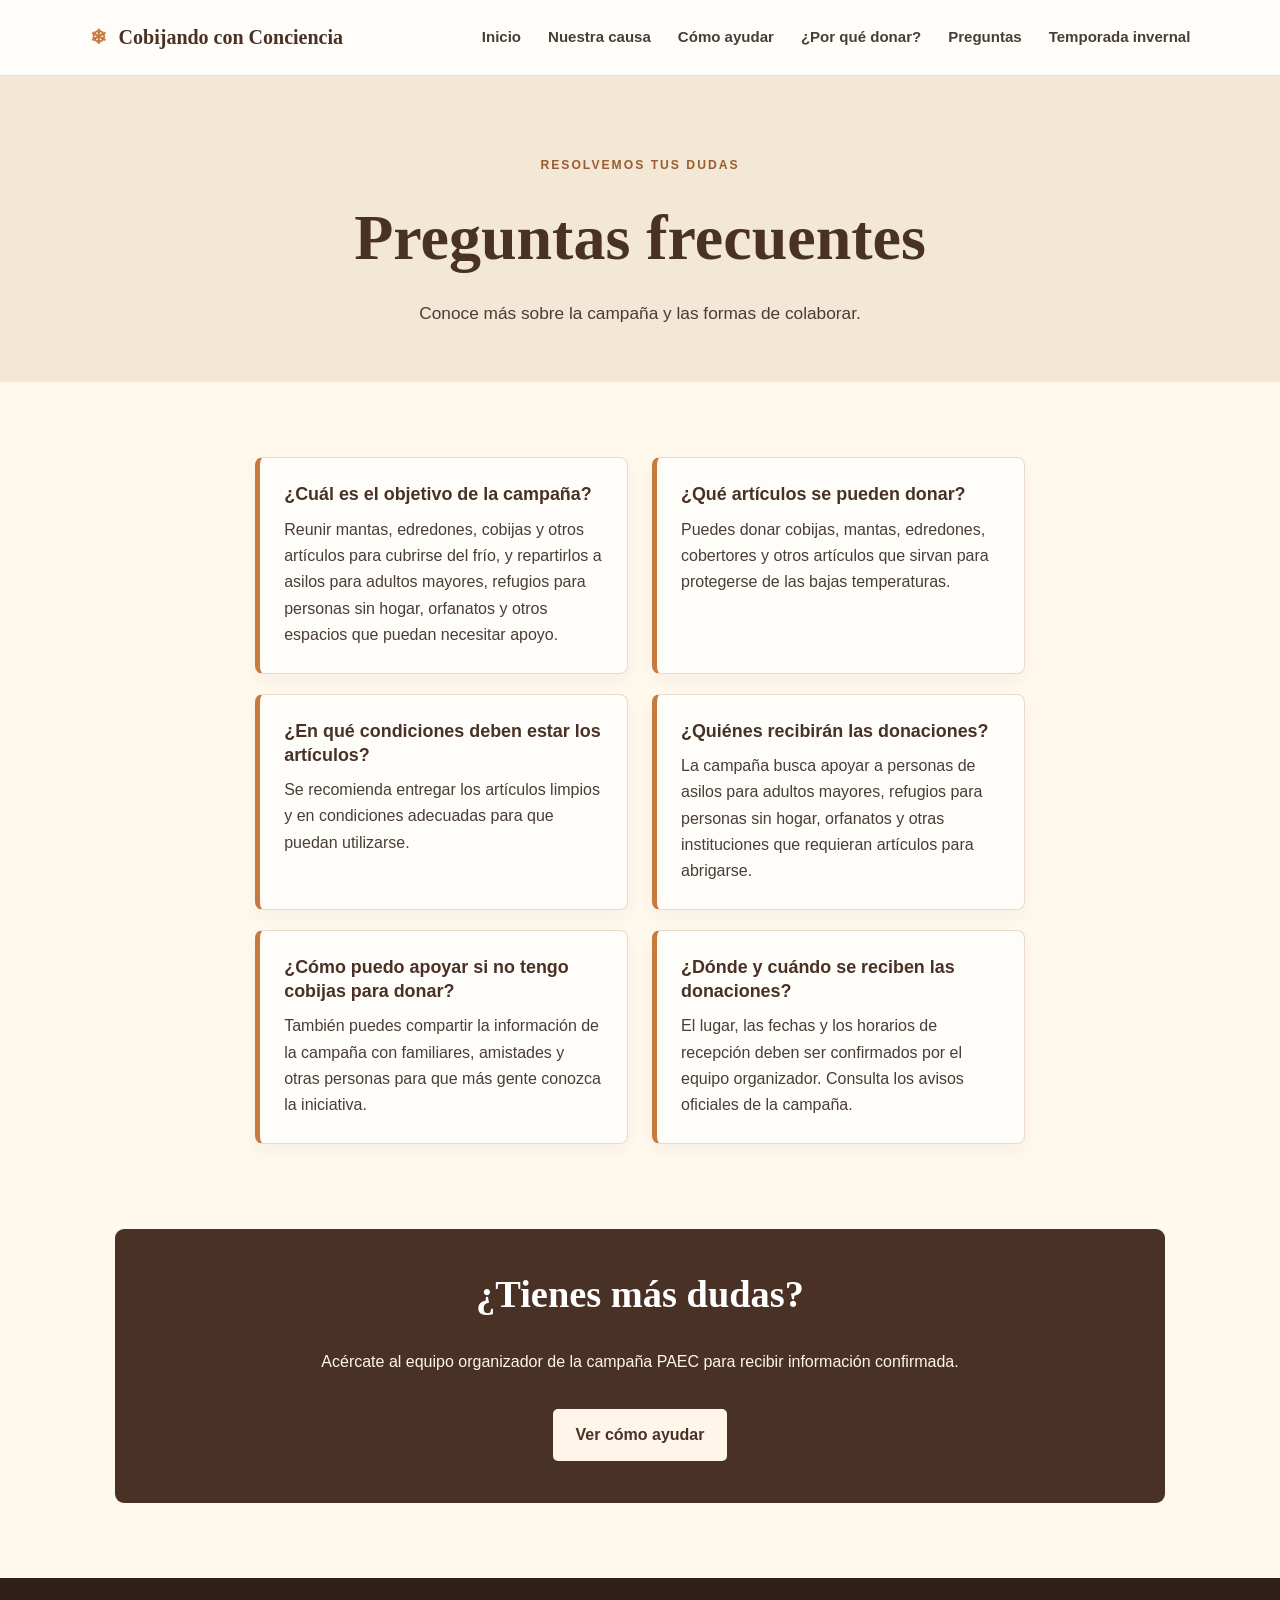
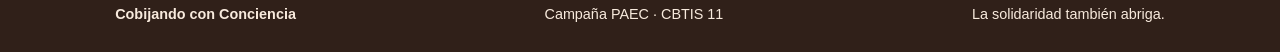
<file: preguntas.html>
<!DOCTYPE html>
<html lang="es">
<head>
    <meta charset="UTF-8">
    <meta name="viewport" content="width=device-width, initial-scale=1.0">
    <title>Preguntas frecuentes | Cobijando con Conciencia</title>
    <link rel="stylesheet" href="estilos.css">
</head>
<body>
<header class="encabezado">
    <a class="marca" href="index.html"><span class="marca-icono">❄</span> Cobijando con Conciencia</a>
    <button class="menu-toggle" aria-label="Abrir menú" aria-expanded="false">☰</button>
    <nav class="navegacion">
        <a href="index.html">Inicio</a>
        <a href="nosotros.html">Nuestra causa</a>
        <a href="donar.html">Cómo ayudar</a>
        <a href="impacto.html">¿Por qué donar?</a>
        <a href="preguntas.html">Preguntas</a>
        <a href="cuidados.html">Temporada invernal</a>
    </nav>
</header>
<main class="pagina preguntas-pagina">
    <section class="encabezado-pagina"><span class="sobrelinea">RESOLVEMOS TUS DUDAS</span>
        <h1>Preguntas frecuentes</h1>
        <p>Conoce más sobre la campaña y las formas de colaborar.</p></section>
    <section class="seccion faq-contenido">
        <article class="faq-item"><h2>¿Cuál es el objetivo de la campaña?</h2>
            <p>Reunir mantas, edredones, cobijas y otros artículos para cubrirse del frío, y repartirlos a asilos para
                adultos mayores, refugios para personas sin hogar, orfanatos y otros espacios que puedan necesitar
                apoyo.</p></article>
        <article class="faq-item"><h2>¿Qué artículos se pueden donar?</h2>
            <p>Puedes donar cobijas, mantas, edredones, cobertores y otros artículos que sirvan para protegerse de las
                bajas temperaturas.</p></article>
        <article class="faq-item"><h2>¿En qué condiciones deben estar los artículos?</h2>
            <p>Se recomienda entregar los artículos limpios y en condiciones adecuadas para que puedan utilizarse.</p>
        </article>
        <article class="faq-item"><h2>¿Quiénes recibirán las donaciones?</h2>
            <p>La campaña busca apoyar a personas de asilos para adultos mayores, refugios para personas sin hogar,
                orfanatos y otras instituciones que requieran artículos para abrigarse.</p></article>
        <article class="faq-item"><h2>¿Cómo puedo apoyar si no tengo cobijas para donar?</h2>
            <p>También puedes compartir la información de la campaña con familiares, amistades y otras personas para que
                más gente conozca la iniciativa.</p></article>
        <article class="faq-item"><h2>¿Dónde y cuándo se reciben las donaciones?</h2>
            <p>El lugar, las fechas y los horarios de recepción deben ser confirmados por el equipo organizador.
                Consulta los avisos oficiales de la campaña.</p></article>
    </section>
    <section class="faq-pie"><h2>¿Tienes más dudas?</h2>
        <p>Acércate al equipo organizador de la campaña PAEC para recibir información confirmada.</p><a
                class="boton boton-claro" href="donar.html">Ver cómo ayudar</a></section>
</main>
<footer><strong>Cobijando con Conciencia</strong><span>Campaña PAEC · CBTIS 11</span><span>La solidaridad también abriga.</span>
</footer>
</body>
</html>
</file>
<file: estilos.css>
:root {
    --cafe: #493126;
    --cafe-oscuro: #302019;
    --naranja: #c8793d;
    --crema: #fff8ed;
    --papel: #f3e7d5;
    --texto: #493d35;
    --blanco: #fffdf9;
}

* {
    box-sizing: border-box;
}

html {
    scroll-behavior: smooth;
}

body {
    margin: 0;
    font-family: Arial, Helvetica, sans-serif;
    color: var(--texto);
    background: var(--crema);
    line-height: 1.65;
}

a {
    color: inherit;
    text-decoration: none;
}

.encabezado {
    min-height: 76px;
    padding: 14px 7%;
    display: flex;
    align-items: center;
    justify-content: space-between;
    gap: 25px;
    background: var(--blanco);
    border-bottom: 1px solid #eadbc8;
    position: sticky;
    top: 0;
    z-index: 10;
}

.marca {
    color: var(--cafe);
    font-family: Georgia, serif;
    font-size: 1.25rem;
    font-weight: bold;
}

.marca-icono {
    color: var(--naranja);
    margin-right: 7px;
}

.navegacion {
    display: flex;
    gap: 27px;
    align-items: center;
}

.navegacion a {
    font-size: .94rem;
    font-weight: 600;
}

.navegacion a:hover, .navegacion a.activo {
    color: var(--naranja);
}

.menu-toggle {
    display: none;
    border: 0;
    background: transparent;
    color: var(--cafe);
    font-size: 1.6rem;
    cursor: pointer;
}

.hero {
    min-height: 570px;
    padding: 75px 9%;
    display: grid;
    grid-template-columns: 1.1fr .9fr;
    align-items: center;
    gap: 50px;
    background: linear-gradient(115deg, #ead5b9, #f8eddd 65%, #e6c7a6);
    overflow: hidden;
}

.etiqueta, .sobrelinea {
    color: #9a5d32;
    font-weight: bold;
    letter-spacing: 2px;
    font-size: .76rem;
}

.hero h1 {
    max-width: 650px;
    color: var(--cafe-oscuro);
    font-family: Georgia, serif;
    font-size: clamp(2.6rem, 5vw, 4.5rem);
    line-height: 1.08;
    margin: 18px 0;
}

.hero p {
    max-width: 570px;
    font-size: 1.1rem;
}

.boton {
    display: inline-block;
    margin-top: 18px;
    padding: 13px 23px;
    background: var(--cafe);
    color: white;
    border-radius: 5px;
    font-weight: bold;
    transition: .2s;
}

.boton:hover {
    background: var(--naranja);
    transform: translateY(-2px);
}

.boton span {
    margin-left: 12px;
}

.hero-ilustracion {
    min-height: 350px;
    position: relative;
    display: flex;
    justify-content: center;
    align-items: center;
}

.sol {
    position: absolute;
    width: 230px;
    height: 230px;
    border-radius: 50%;
    background: #d99b5d;
    top: 10px;
    right: 15px;
    opacity: .65;
}

.manta {
    position: relative;
    width: 310px;
    height: 230px;
    border-radius: 35px 35px 65px 35px;
    transform: rotate(-9deg);
    background: repeating-linear-gradient(0deg, #8b5b43 0 18px, #a87555 18px 36px);
    box-shadow: 15px 22px 0 #49312625;
    display: grid;
    place-items: center;
    color: #f9e8d3;
    font-size: 5rem;
}

.texto-ilustracion {
    position: absolute;
    bottom: 0;
    right: 0;
    background: var(--crema);
    padding: 15px 20px;
    font-family: Georgia, serif;
    font-style: italic;
    font-size: 1.1rem;
    box-shadow: 4px 5px 0 #49312620;
}

.seccion {
    padding: 75px 9%;
}

.titulo-seccion {
    text-align: center;
}

h2 {
    color: var(--cafe);
    font-family: Georgia, serif;
    font-size: clamp(1.8rem, 3vw, 2.6rem);
    line-height: 1.2;
}

.titulo-seccion h2 {
    max-width: 700px;
    margin: 12px auto;
}

.texto-centro, .intro {
    max-width: 820px;
    margin: 20px auto 35px;
    text-align: center;
    font-size: 1.05rem;
}

.tarjetas {
    display: grid;
    grid-template-columns: repeat(3, 1fr);
    gap: 22px;
    margin-top: 32px;
}

.tarjeta {
    background: var(--blanco);
    border: 1px solid #eadbc8;
    border-radius: 9px;
    padding: 27px;
    box-shadow: 0 8px 22px #4931260b;
}

.tarjeta-icono {
    font-size: 2.2rem;
}

.tarjeta h3 {
    color: var(--cafe);
    margin: 12px 0 5px;
}

.tarjeta p {
    margin-bottom: 0;
}

.franja {
    padding: 48px 9%;
    background: var(--cafe);
    color: #fff5e9;
    display: flex;
    justify-content: space-between;
    align-items: center;
    gap: 30px;
}

.franja h2 {
    color: white;
    max-width: 700px;
    margin-bottom: 0;
}

.boton-claro {
    background: #fff5e9;
    color: var(--cafe);
    white-space: nowrap;
}

.pagina {
    min-height: 70vh;
}

.encabezado-pagina {
    text-align: center;
    padding: 75px 8% 55px;
    background: var(--papel);
}

.encabezado-pagina h1 {
    color: var(--cafe);
    font-family: Georgia, serif;
    font-size: clamp(2.5rem, 5vw, 4rem);
    margin: 8px 0;
}

.encabezado-pagina p {
    max-width: 700px;
    margin: auto;
    font-size: 1.08rem;
}

.contenido-doble {
    padding: 70px 9%;
    display: grid;
    grid-template-columns: 1fr 1fr;
    gap: 55px;
    align-items: center;
}

.contenido-doble h2 {
    margin-top: 0;
}

.cita {
    padding: 35px;
    background: #ead5b9;
    border-radius: 8px;
    font-family: Georgia, serif;
    font-size: 1.4rem;
    font-style: italic;
    color: var(--cafe);
}

.cita span {
    font-size: 4rem;
    line-height: .7;
    color: var(--naranja);
}

.bloque-suave {
    margin: 15px 9%;
    padding: 42px;
    background: #f0e1cf;
    border-radius: 9px;
}

.bloque-suave h2 {
    margin-top: 0;
}

.lista-donaciones {
    display: grid;
    grid-template-columns: 1fr 1fr;
    gap: 18px;
    margin-top: 30px;
}

.donacion {
    display: flex;
    gap: 18px;
    padding: 22px;
    background: white;
    border: 1px solid #eadbc8;
    border-radius: 8px;
}

.donacion > span {
    font-size: 2rem;
}

.donacion h3 {
    margin: 0 0 5px;
    color: var(--cafe);
}

.donacion p {
    margin: 0;
}

.aviso {
    margin-top: 25px;
    padding: 18px 22px;
    background: #f0e1cf;
    border-left: 4px solid var(--naranja);
}

.nota {
    margin: 0 9% 55px;
    font-size: .9rem;
    color: #77685d;
}

.llamado {
    margin: 15px 9% 75px;
    padding: 48px 30px;
    text-align: center;
    background: var(--cafe);
    color: #fff5e9;
    border-radius: 9px;
}

.llamado h2 {
    color: white;
}

footer {
    display: flex;
    justify-content: space-between;
    flex-wrap: wrap;
    gap: 12px 25px;
    padding: 25px 9%;
    background: var(--cafe-oscuro);
    color: #f8eadd;
    font-size: .9rem;
}

@media (max-width: 760px) {
    .encabezado {
        flex-wrap: wrap;
    }

    .menu-toggle {
        display: block;
    }

    .navegacion {
        display: none;
        width: 100%;
        flex-direction: column;
        align-items: flex-start;
        gap: 12px;
        padding: 12px 0;
    }

    .navegacion.abierto {
        display: flex;
    }

    .hero {
        grid-template-columns: 1fr;
        padding: 55px 7%;
    }

    .hero-ilustracion {
        min-height: 280px;
    }

    .manta {
        width: 250px;
        height: 180px;
    }

    .tarjetas, .contenido-doble, .lista-donaciones {
        grid-template-columns: 1fr;
    }

    .seccion {
        padding: 55px 7%;
    }

    .franja {
        align-items: flex-start;
        flex-direction: column;
        padding: 40px 7%;
    }

    .bloque-suave {
        margin: 10px 7%;
        padding: 28px;
    }

    .nota {
        margin-left: 7%;
        margin-right: 7%;
    }

    footer {
        flex-direction: column;
        padding: 25px 7%;
    }
}

.faq-contenido {
    max-width: 1000px;
    margin: 0 auto;
    display: grid;
    grid-template-columns:1fr 1fr;
    gap: 20px 24px
}

.faq-item {
    background: #fffdf9;
    border: 1px solid #eadbc8;
    border-left: 5px solid #c8793d;
    border-radius: 8px;
    padding: 24px;
    box-shadow: 0 7px 18px #4931260b
}

.faq-item h2 {
    font-family: Arial, Helvetica, sans-serif;
    font-size: 1.12rem;
    line-height: 1.35;
    margin: 0 0 10px
}

.faq-item p {
    margin: 0
}

.faq-pie {
    margin: 10px 9% 75px;
    padding: 42px 25px;
    text-align: center;
    background: #493126;
    color: #fff5e9;
    border-radius: 9px
}

.faq-pie h2 {
    color: white;
    margin-top: 0
}

@media (max-width: 760px) {
    .faq-contenido {
        grid-template-columns:1fr
    }

    .faq-pie {
        margin: 10px 7% 55px
    }
}

.cuidados-intro {
    display: grid;
    grid-template-columns:1.3fr .7fr;
    gap: 45px;
    align-items: center
}

.cuidados-intro h2 {
    margin: 12px 0
}

.invierno-dibujo {
    min-height: 245px;
    border-radius: 48% 52% 42% 58%;
    background: #ead5b9;
    display: flex;
    align-items: center;
    justify-content: center;
    gap: 14px;
    flex-direction: column;
    color: #493126;
    text-align: center;
    font-family: Georgia, serif;
    font-size: 1.55rem;
    transform: rotate(2deg)
}

.invierno-dibujo span {
    font-size: 2.4rem;
    color: #6e91a4
}

.consejos {
    padding-top: 25px
}

.consejos > h2 {
    text-align: center;
    margin-bottom: 30px
}

.consejos-grid {
    display: grid;
    grid-template-columns:repeat(4, 1fr);
    gap: 18px
}

.consejo {
    background: #fffdf9;
    border: 1px solid #eadbc8;
    border-radius: 9px;
    padding: 23px
}

.consejo > span {
    font-size: 2rem
}

.consejo h3 {
    color: #493126;
    font-size: 1.08rem
}

.consejo p {
    font-size: .95rem;
    margin-bottom: 0
}

.mensaje-invierno {
    margin: 10px 9% 75px;
    padding: 45px 25px;
    text-align: center;
    background: #ead5b9;
    border-radius: 9px
}

.mensaje-invierno h2 {
    margin-top: 0
}

@media (max-width: 900px) {
    .consejos-grid {
        grid-template-columns:repeat(2, 1fr)
    }
}

@media (max-width: 760px) {
    .cuidados-intro {
        grid-template-columns:1fr
    }

    .invierno-dibujo {
        min-height: 200px
    }

    .consejos-grid {
        grid-template-columns:1fr
    }

    .mensaje-invierno {
        margin: 10px 7% 55px
    }
}
</file>
